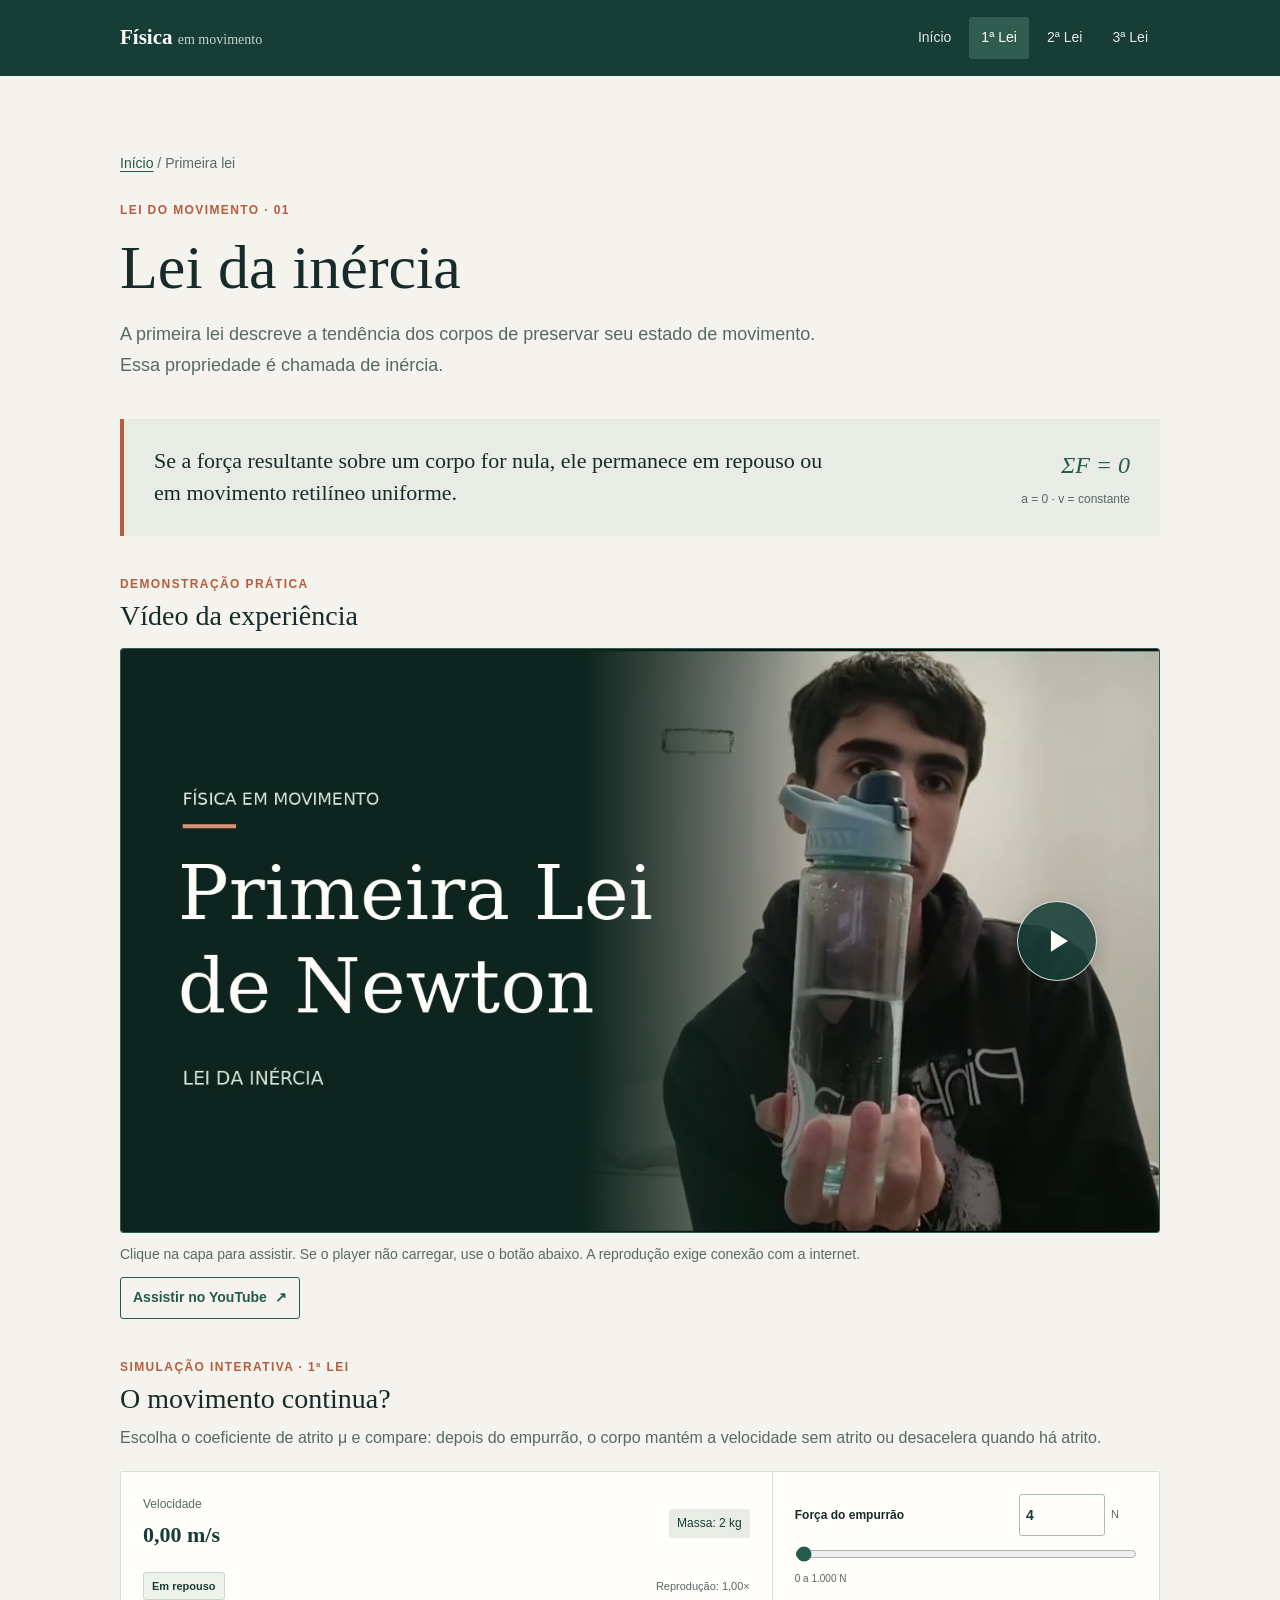
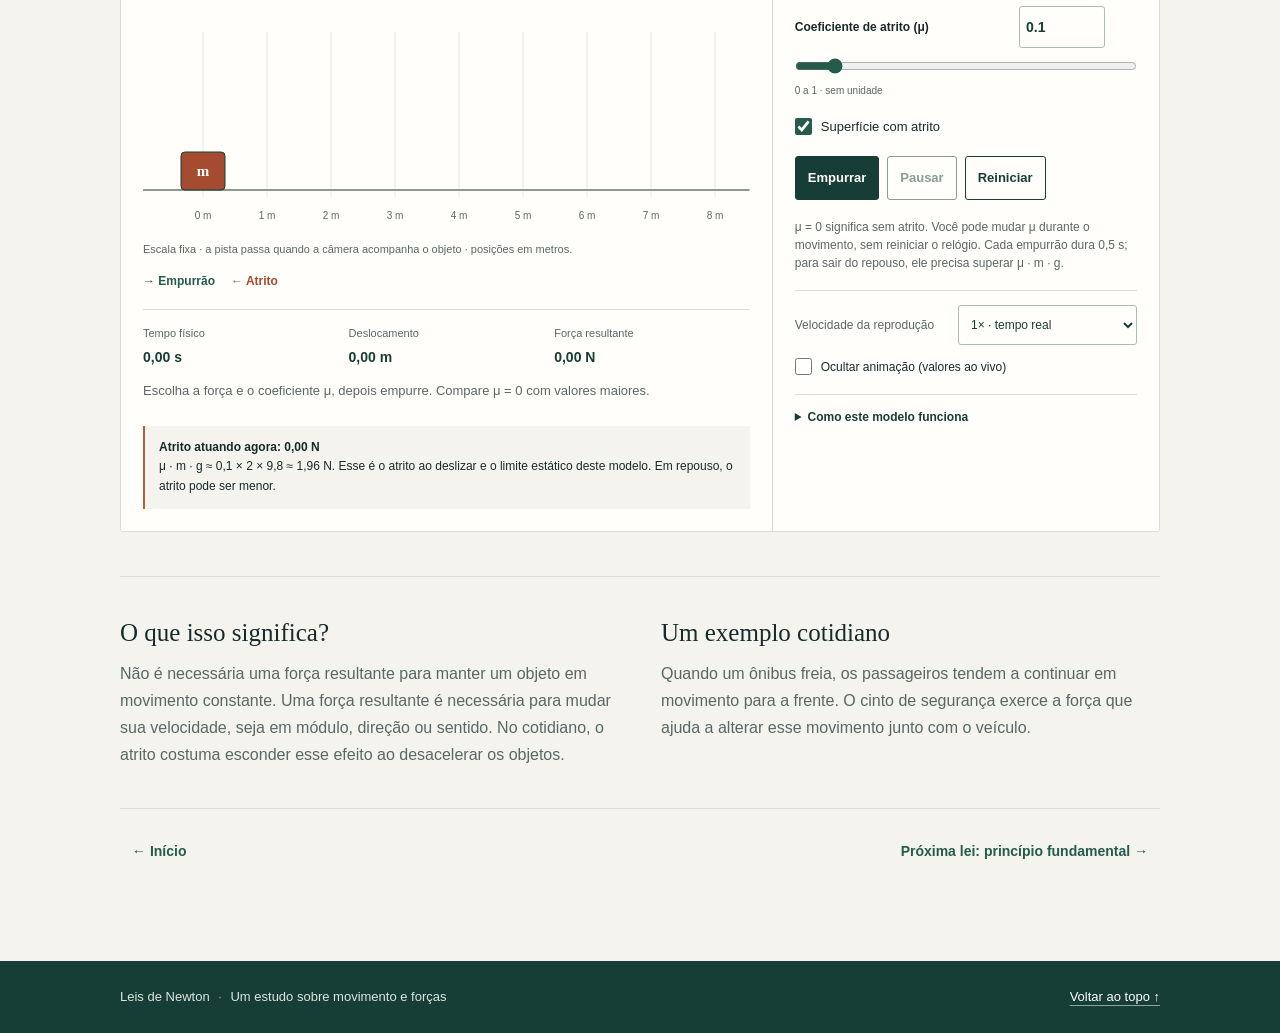
<file: lei1.html>
<!DOCTYPE html>
<html lang="pt-BR">
<head>
    <meta charset="UTF-8">
    <meta name="viewport" content="width=device-width, initial-scale=1.0">
    <meta name="description" content="Conheça a primeira lei de Newton, o princípio da inércia.">
    <title>Primeira Lei: Inércia | Física em movimento</title>
    <link rel="stylesheet" href="style.css">
</head>
<body>
    <header class="site-header">
        <div class="header-inner">
            <a href="index.html" class="logo">Física <span>em movimento</span></a>
            <nav aria-label="Navegação principal">
                <ul>
                    <li><a href="index.html">Início</a></li>
                    <li><a href="lei1.html" aria-current="page">1ª Lei</a></li>
                    <li><a href="lei2.html">2ª Lei</a></li>
                    <li><a href="lei3.html">3ª Lei</a></li>
                </ul>
            </nav>
        </div>
    </header>
    <main class="container law-main">
        <p class="breadcrumb"><a href="index.html">Início</a> / Primeira lei</p>
        <section class="law-heading">
            <p class="eyebrow">Lei do movimento · 01</p>
            <h1>Lei da inércia</h1>
            <p>A primeira lei descreve a tendência dos corpos de preservar seu estado de movimento. Essa propriedade é chamada de inércia.</p>
        </section>
        <section class="law-statement" aria-label="Enunciado da primeira lei">
            <p>Se a força resultante sobre um corpo for nula, ele permanece em repouso ou em movimento retilíneo uniforme.</p>
            <div class="formula-stack">
                <span class="formula">ΣF = 0</span>
                <span class="formula-secondary">a = 0 · v = constante</span>
            </div>
        </section>
        <section class="experiment-section" aria-labelledby="video-title">
            <div class="experiment-heading">
                <p class="eyebrow">Demonstração prática</p>
                <h2 id="video-title">Vídeo da experiência</h2>
            </div>
            <!-- Capa personalizada somente neste site. Para trocar o vídeo,
                 atualize data-youtube-embed e os dois links /watch?v=ID. -->
            <a class="youtube-cover"
               href="https://www.youtube.com/watch?v=csV9HwhSFjE"
               target="_blank"
               rel="noopener noreferrer"
               data-youtube-cover
               data-youtube-embed="https://www.youtube-nocookie.com/embed/csV9HwhSFjE?playsinline=1"
               aria-label="Reproduzir vídeo: Primeira Lei de Newton">
                <img src="img/capa-primeira-lei.jpg"
                     width="1280" height="720"
                     alt="" decoding="async"
                     style="display: block; width: 100%; height: auto;">
                <span class="youtube-cover-play" aria-hidden="true">
                    <svg viewBox="0 0 24 24" focusable="false"><path d="M8 4.8v14.4L19.4 12z" fill="currentColor"/></svg>
                </span>
            </a>
            <p class="video-hint">Clique na capa para assistir. Se o player não carregar, use o botão abaixo. A reprodução exige conexão com a internet.</p>
            <p class="video-hint">
                <a class="text-link"
                   href="https://www.youtube.com/watch?v=csV9HwhSFjE"
                   target="_blank"
                   rel="noopener noreferrer"
                   aria-label="Assistir no YouTube — primeira lei de Newton (abre em nova aba)"
                   style="display: inline-block; padding: 8px 12px; border: 1px solid currentColor; border-radius: 3px; text-decoration: none;">
                    Assistir no YouTube <span aria-hidden="true">↗</span>
                </a>
            </p>
        </section>
        <section class="simulation-section" data-simulation="inertia" aria-labelledby="simulation-title">
            <div class="simulation-heading">
                <p class="eyebrow">Simulação interativa</p>
                <h2 id="simulation-title">O movimento continua?</h2>
                <p>Dê um empurrão e compare o movimento com e sem atrito.</p>
            </div>
            <div class="simulation-layout">
                <div class="simulation-scene">
                    <div class="scene-readout">
                        <div>
                            <span class="readout-label">Velocidade</span>
                            <output class="readout-value" data-output="speed">0,0 m/s</output>
                        </div>
                        <span class="scene-tag">Objeto de 2 kg</span>
                    </div>
                    <div class="sim-track" data-role="track" aria-label="Pista de movimento">
                        <div class="sim-object inertia-object" data-role="object" aria-hidden="true">m</div>
                    </div>
                    <p class="scene-message" data-output="message" aria-live="polite">Objeto em repouso. Escolha o atrito e empurre.</p>
                </div>
                <div class="simulation-controls">
                    <div class="range-control">
                        <div class="range-heading">
                            <label for="inertia-force">Força do empurrão</label>
                            <output data-value="force" for="inertia-force">4 N</output>
                        </div>
                        <input id="inertia-force" type="range" min="2" max="10" step="2" value="4" data-control="force">
                    </div>
                    <label class="check-control">
                        <input type="checkbox" data-control="friction" checked>
                        <span>Superfície com atrito</span>
                    </label>
                    <div class="simulation-buttons">
                        <button type="button" data-action="push">Empurrar</button>
                        <button type="button" class="button-secondary" data-action="reset">Reiniciar</button>
                    </div>
                    <p class="control-hint">O empurrão dura 0,5 s. Com atrito desligado, o objeto mantém a velocidade.</p>
                </div>
            </div>
        </section>
        <section class="law-details">
            <div>
                <h2>O que isso significa?</h2>
                <p>Não é necessária uma força resultante para manter um objeto em movimento constante. Uma força resultante é necessária para mudar sua velocidade, seja em módulo, direção ou sentido. No cotidiano, o atrito costuma esconder esse efeito ao desacelerar os objetos.</p>
            </div>
            <div>
                <h2>Um exemplo cotidiano</h2>
                <p>Quando um ônibus freia, os passageiros tendem a continuar em movimento para a frente. O cinto de segurança exerce a força que ajuda a alterar esse movimento junto com o veículo.</p>
            </div>
        </section>
        <nav class="law-pagination" aria-label="Navegação entre as leis">
            <a href="index.html">← Início</a>
            <a href="lei2.html">Próxima lei: princípio fundamental →</a>
        </nav>
    </main>
    <footer class="site-footer">
        <div class="footer-inner">
            <p>Leis de Newton <span>·</span> Um estudo sobre movimento e forças</p>
            <a href="#">Voltar ao topo ↑</a>
        </div>
    </footer>
    <script>
        // O player só é criado depois de um clique na capa. Sem JavaScript,
        // a própria capa continua funcionando como link direto para o vídeo.
        (() => {
            const cover = document.querySelector("[data-youtube-cover]");
            if (!cover) return;
            cover.addEventListener("click", (event) => {
                if (event.button !== 0 || event.ctrlKey || event.metaKey || event.shiftKey || event.altKey) return;
                event.preventDefault();
                const url = new URL(cover.dataset.youtubeEmbed);
                url.searchParams.set("autoplay", "1");
                const player = document.createElement("iframe");
                player.className = "experiment-video";
                player.width = "1280";
                player.height = "720";
                player.style.cssText = "width: 100%; height: auto; aspect-ratio: 16 / 9;";
                player.title = "Vídeo da experiência: Primeira Lei de Newton";
                player.referrerPolicy = "strict-origin-when-cross-origin";
                player.allow = "autoplay; encrypted-media; picture-in-picture; web-share";
                player.allowFullscreen = true;
                player.src = url.toString();
                cover.replaceWith(player);
                player.focus({ preventScroll: true });
            });
        })();
    </script>
    <script src="simulations.js" defer></script>
</body>
</html>
</file>
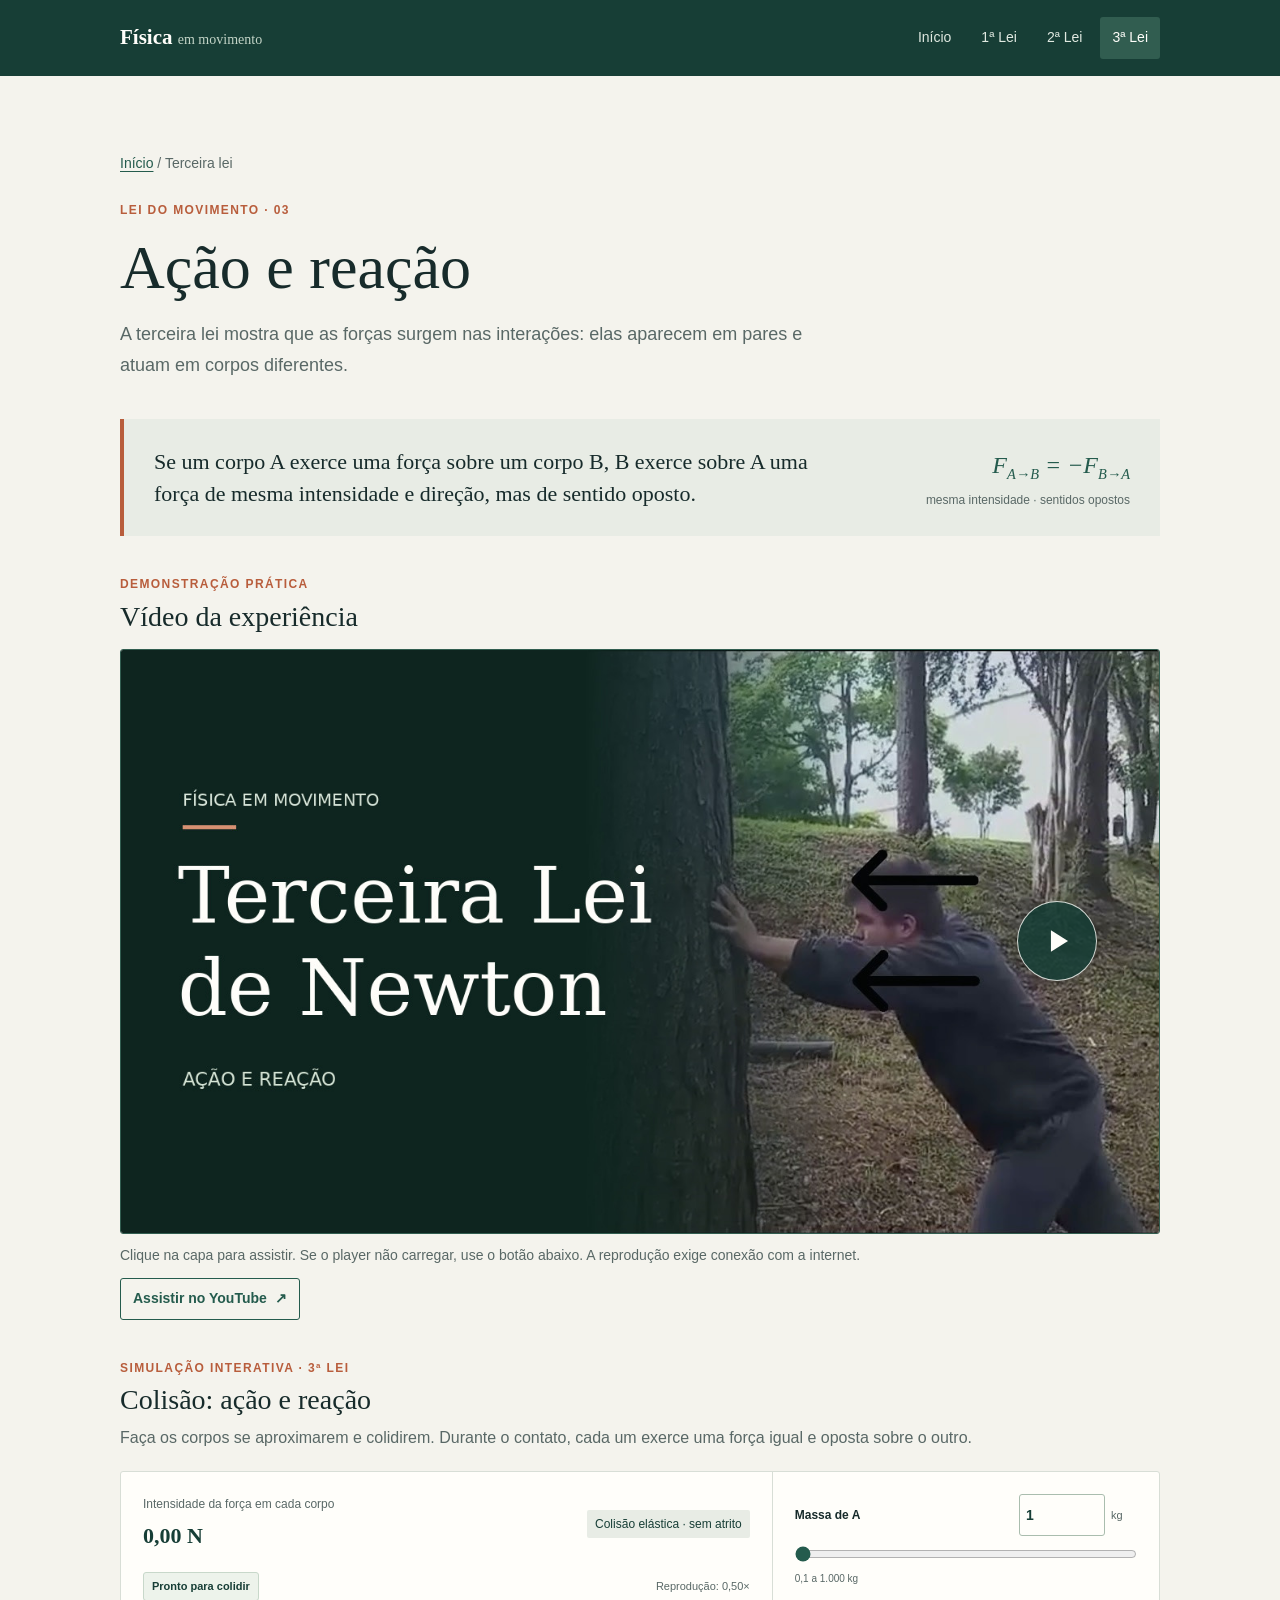
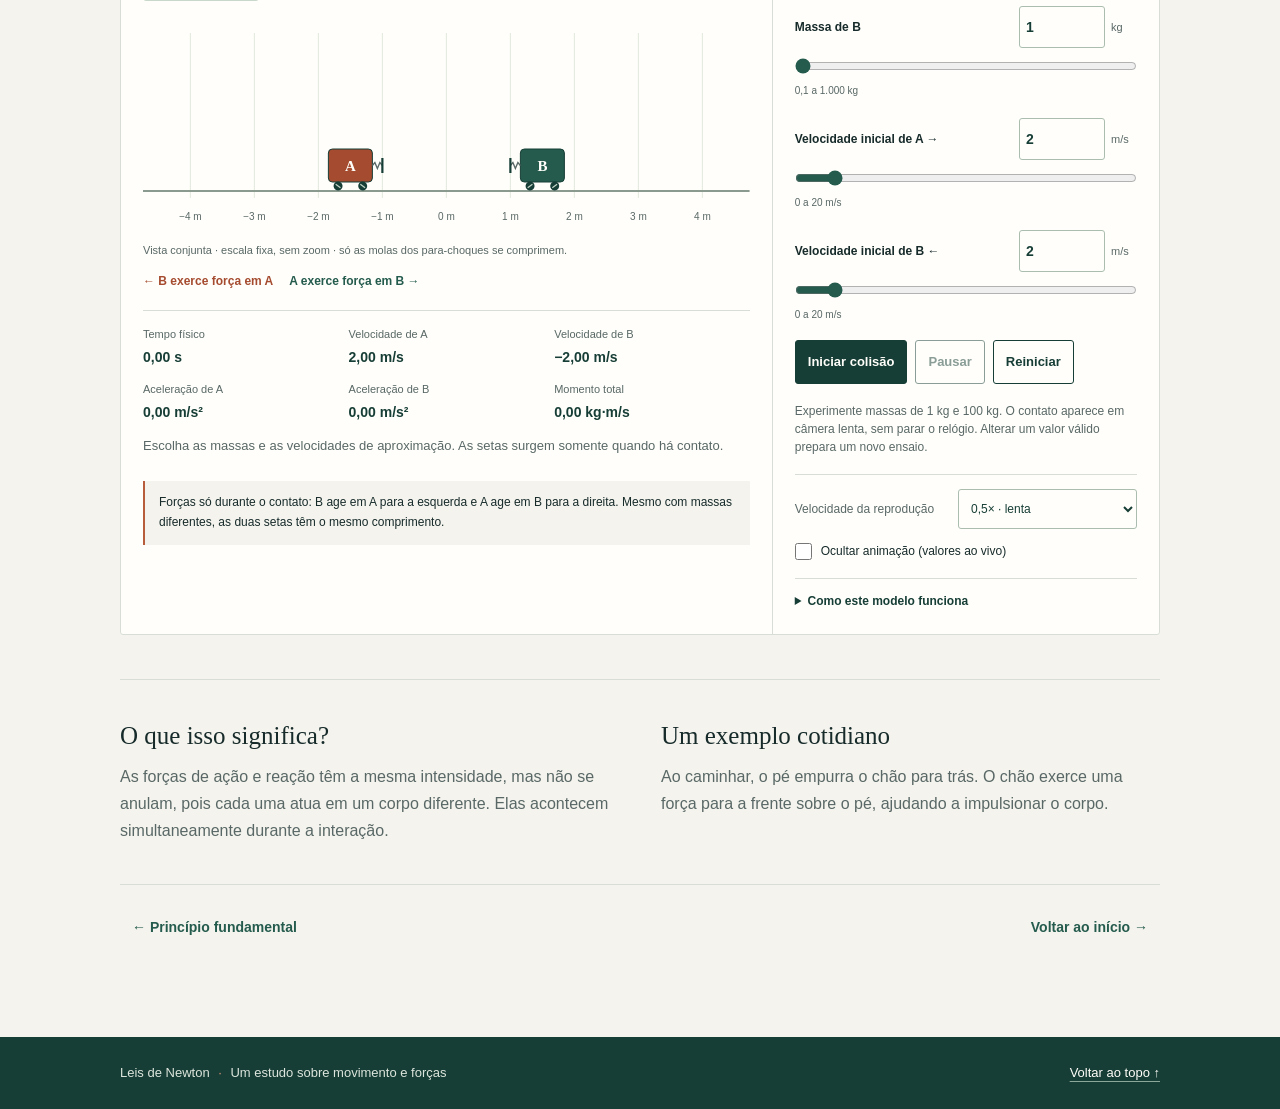
<file: lei3.html>
<!DOCTYPE html>
<html lang="pt-BR">
<head>
    <meta charset="UTF-8">
    <meta name="viewport" content="width=device-width, initial-scale=1.0">
    <meta name="description" content="Conheça a terceira lei de Newton, o princípio da ação e reação.">
    <title>Terceira Lei: Ação e Reação | Física em movimento</title>
    <link rel="stylesheet" href="style.css">
</head>
<body>
    <header class="site-header">
        <div class="header-inner">
            <a href="index.html" class="logo">Física <span>em movimento</span></a>
            <nav aria-label="Navegação principal">
                <ul>
                    <li><a href="index.html">Início</a></li>
                    <li><a href="lei1.html">1ª Lei</a></li>
                    <li><a href="lei2.html">2ª Lei</a></li>
                    <li><a href="lei3.html" aria-current="page">3ª Lei</a></li>
                </ul>
            </nav>
        </div>
    </header>
    <main class="container law-main">
        <p class="breadcrumb"><a href="index.html">Início</a> / Terceira lei</p>
        <section class="law-heading">
            <p class="eyebrow">Lei do movimento · 03</p>
            <h1>Ação e reação</h1>
            <p>A terceira lei mostra que as forças surgem nas interações: elas aparecem em pares e atuam em corpos diferentes.</p>
        </section>
        <section class="law-statement" aria-label="Enunciado da terceira lei">
            <p>Se um corpo A exerce uma força sobre um corpo B, B exerce sobre A uma força de mesma intensidade e direção, mas de sentido oposto.</p>
            <div class="formula-stack">
                <span class="formula">F<sub>A→B</sub> = −F<sub>B→A</sub></span>
                <span class="formula-secondary">mesma intensidade · sentidos opostos</span>
            </div>
        </section>
        <section class="experiment-section" aria-labelledby="video-title">
            <div class="experiment-heading">
                <p class="eyebrow">Demonstração prática</p>
                <h2 id="video-title">Vídeo da experiência</h2>
            </div>
            <!-- Capa personalizada somente neste site. Para trocar o vídeo,
                 atualize data-youtube-embed e os dois links /watch?v=ID. -->
            <a class="youtube-cover"
               href="https://www.youtube.com/watch?v=PDH7wT69EN0"
               target="_blank"
               rel="noopener noreferrer"
               data-youtube-cover
               data-youtube-embed="https://www.youtube-nocookie.com/embed/PDH7wT69EN0?playsinline=1"
               aria-label="Reproduzir vídeo: Terceira Lei de Newton">
                <img src="img/capa-terceira-lei.jpg"
                     width="1280" height="720"
                     alt="" decoding="async"
                     style="display: block; width: 100%; height: auto;">
                <span class="youtube-cover-play" aria-hidden="true">
                    <svg viewBox="0 0 24 24" focusable="false"><path d="M8 4.8v14.4L19.4 12z" fill="currentColor"/></svg>
                </span>
            </a>
            <p class="video-hint">Clique na capa para assistir. Se o player não carregar, use o botão abaixo. A reprodução exige conexão com a internet.</p>
            <p class="video-hint">
                <a class="text-link"
                   href="https://www.youtube.com/watch?v=PDH7wT69EN0"
                   target="_blank"
                   rel="noopener noreferrer"
                   aria-label="Assistir no YouTube — terceira lei de Newton (abre em nova aba)"
                   style="display: inline-block; padding: 8px 12px; border: 1px solid currentColor; border-radius: 3px; text-decoration: none;">
                    Assistir no YouTube <span aria-hidden="true">↗</span>
                </a>
            </p>
        </section>
        <section class="simulation-section" data-simulation="action-reaction" aria-labelledby="simulation-title">
            <div class="simulation-heading">
                <p class="eyebrow">Simulação interativa</p>
                <h2 id="simulation-title">Forças em pares</h2>
                <p>Altere as massas e observe forças iguais atuando em corpos diferentes.</p>
            </div>
            <div class="simulation-layout">
                <div class="simulation-scene">
                    <div class="scene-readout">
                        <div>
                            <span class="readout-label">Forças da interação</span>
                            <output class="readout-value" data-output="forces" aria-live="polite">10 N e −10 N</output>
                        </div>
                        <span class="scene-tag">mesma intensidade</span>
                    </div>
                    <div class="pair-track" data-role="track" aria-label="Dois corpos interagindo">
                        <div class="pair-half pair-left">
                            <span class="force-direction" aria-hidden="true">← F</span>
                            <div class="sim-object pair-object pair-object-a" data-role="body-a" aria-hidden="true">A</div>
                        </div>
                        <div class="pair-half pair-right">
                            <span class="force-direction" aria-hidden="true">F →</span>
                            <div class="sim-object pair-object pair-object-b" data-role="body-b" aria-hidden="true">B</div>
                        </div>
                    </div>
                    <div class="pair-readouts">
                        <p>Corpo A: <output data-output="acceleration-a">10,0 m/s²</output></p>
                        <p>Corpo B: <output data-output="acceleration-b">10,0 m/s²</output></p>
                    </div>
                    <p class="scene-message" data-output="message" aria-live="polite">As forças têm sentidos opostos e atuam em corpos diferentes.</p>
                </div>
                <div class="simulation-controls">
                    <div class="range-control">
                        <div class="range-heading">
                            <label for="interaction-force">Força da interação</label>
                            <output data-value="force" for="interaction-force">10 N</output>
                        </div>
                        <input id="interaction-force" type="range" min="2" max="10" step="2" value="10" data-control="force">
                    </div>
                    <div class="range-control">
                        <div class="range-heading">
                            <label for="mass-a">Massa do corpo A</label>
                            <output data-value="mass-a" for="mass-a">1 kg</output>
                        </div>
                        <input id="mass-a" type="range" min="1" max="8" step="1" value="1" data-control="mass-a">
                    </div>
                    <div class="range-control">
                        <div class="range-heading">
                            <label for="mass-b">Massa do corpo B</label>
                            <output data-value="mass-b" for="mass-b">1 kg</output>
                        </div>
                        <input id="mass-b" type="range" min="1" max="8" step="1" value="1" data-control="mass-b">
                    </div>
                    <div class="simulation-buttons">
                        <button type="button" data-action="apply">Aplicar interação</button>
                        <button type="button" class="button-secondary" data-action="reset">Reiniciar</button>
                    </div>
                    <p class="control-hint">As acelerações podem ser diferentes porque as massas são diferentes.</p>
                </div>
            </div>
        </section>
        <section class="law-details">
            <div>
                <h2>O que isso significa?</h2>
                <p>As forças de ação e reação têm a mesma intensidade, mas não se anulam, pois cada uma atua em um corpo diferente. Elas acontecem simultaneamente durante a interação.</p>
            </div>
            <div>
                <h2>Um exemplo cotidiano</h2>
                <p>Ao caminhar, o pé empurra o chão para trás. O chão exerce uma força para a frente sobre o pé, ajudando a impulsionar o corpo.</p>
            </div>
        </section>
        <nav class="law-pagination" aria-label="Navegação entre as leis">
            <a href="lei2.html">← Princípio fundamental</a>
            <a href="index.html">Voltar ao início →</a>
        </nav>
    </main>
    <footer class="site-footer">
        <div class="footer-inner">
            <p>Leis de Newton <span>·</span> Um estudo sobre movimento e forças</p>
            <a href="#">Voltar ao topo ↑</a>
        </div>
    </footer>
    <script>
        // O player só é criado depois de um clique na capa. Sem JavaScript,
        // a própria capa continua funcionando como link direto para o vídeo.
        (() => {
            const cover = document.querySelector("[data-youtube-cover]");
            if (!cover) return;
            cover.addEventListener("click", (event) => {
                if (event.button !== 0 || event.ctrlKey || event.metaKey || event.shiftKey || event.altKey) return;
                event.preventDefault();
                const url = new URL(cover.dataset.youtubeEmbed);
                url.searchParams.set("autoplay", "1");
                const player = document.createElement("iframe");
                player.className = "experiment-video";
                player.width = "1280";
                player.height = "720";
                player.style.cssText = "width: 100%; height: auto; aspect-ratio: 16 / 9;";
                player.title = "Vídeo da experiência: Terceira Lei de Newton";
                player.referrerPolicy = "strict-origin-when-cross-origin";
                player.allow = "autoplay; encrypted-media; picture-in-picture; web-share";
                player.allowFullscreen = true;
                player.src = url.toString();
                cover.replaceWith(player);
                player.focus({ preventScroll: true });
            });
        })();
    </script>
    <script src="simulations.js" defer></script>
</body>
</html>
</file>
<file: style.css>
:root {
    color-scheme: light;
    --ink: #172b2b;
    --muted: #596866;
    --paper: #f4f3ed;
    --surface: #fffefa;
    --line: #d8ded6;
    --green: #245b4d;
    --green-dark: #173e36;
    --copper: #b85d3c;
}

* {
    box-sizing: border-box;
    margin: 0;
    padding: 0;
}

html {
    scroll-behavior: smooth;
}

body {
    min-width: 320px;
    background: var(--paper);
    color: var(--ink);
    font-family: "Segoe UI", sans-serif;
    font-size: 16px;
    line-height: 1.7;
}

a {
    color: inherit;
}

.container,
.header-inner,
.footer-inner {
    width: min(100% - 48px, 1040px);
    margin: 0 auto;
}

.site-header {
    position: sticky;
    z-index: 5;
    top: 0;
    background: var(--green-dark);
    color: var(--surface);
}

.header-inner {
    display: flex;
    min-height: 76px;
    align-items: center;
    justify-content: space-between;
    gap: 24px;
}

.logo {
    flex-shrink: 0;
    color: var(--surface);
    font-family: Georgia, serif;
    font-size: 21px;
    font-weight: 700;
    text-decoration: none;
}

.logo span {
    color: #c3d4c7;
    font-size: 14px;
    font-weight: 400;
}

nav ul {
    display: flex;
    flex-wrap: wrap;
    justify-content: flex-end;
    gap: 6px;
    list-style: none;
}

nav a {
    display: block;
    padding: 9px 12px;
    border-radius: 3px;
    color: #e0e9e1;
    font-size: 14px;
    text-decoration: none;
    transition: background-color 160ms ease, color 160ms ease;
}

nav a:hover,
nav a:focus-visible,
nav a[aria-current="page"] {
    background: #315d50;
    color: #fffefa;
}

.home-main,
.law-main {
    padding-top: 76px;
    padding-bottom: 88px;
}

.introduction {
    max-width: 760px;
    padding-bottom: 66px;
}

.eyebrow {
    margin-bottom: 12px;
    color: var(--copper);
    font-size: 12px;
    font-weight: 700;
    letter-spacing: 1.4px;
    text-transform: uppercase;
}

h1,
h2,
h3 {
    font-family: Georgia, "Times New Roman", serif;
    font-weight: 500;
    line-height: 1.15;
}

.introduction h1 {
    max-width: 700px;
    margin-bottom: 22px;
    font-size: clamp(42px, 7vw, 68px);
}

.introduction h1 span {
    color: var(--green);
    font-style: italic;
}

.introduction p:not(.eyebrow) {
    max-width: 690px;
    color: var(--muted);
}

.introduction .lead {
    margin-bottom: 14px;
    color: var(--ink);
    font-size: 19px;
    line-height: 1.6;
}

.laws-section {
    padding: 34px 0 48px;
    border-top: 1px solid var(--line);
}

.section-heading {
    display: flex;
    align-items: baseline;
    justify-content: space-between;
    gap: 20px;
    margin-bottom: 22px;
}

.section-heading .eyebrow {
    margin: 0;
}

.section-heading h2,
.newton-section h2 {
    font-size: 32px;
}

.law-list {
    display: grid;
    grid-template-columns: repeat(3, minmax(0, 1fr));
    border-top: 1px solid var(--line);
    border-bottom: 1px solid var(--line);
}

.law-preview {
    display: grid;
    grid-template-columns: 42px 1fr;
    gap: 12px;
    padding: 23px 20px 24px 0;
}

.law-preview + .law-preview {
    padding-left: 20px;
    border-left: 1px solid var(--line);
}

.law-number {
    color: var(--copper);
    font-family: Georgia, serif;
    font-size: 18px;
}

.law-preview h3 {
    margin-bottom: 9px;
    font-size: 22px;
}

.law-preview p {
    min-height: 108px;
    margin-bottom: 16px;
    color: var(--muted);
    font-size: 14px;
    line-height: 1.6;
}

.text-link {
    color: var(--green);
    font-size: 14px;
    font-weight: 700;
    text-decoration-thickness: 1px;
    text-underline-offset: 4px;
}

.text-link span {
    display: inline-block;
    margin-left: 4px;
    transition: transform 160ms ease;
}

.text-link:hover span {
    transform: translateX(3px);
}

.newton-section {
    display: grid;
    grid-template-columns: 170px minmax(0, 1fr);
    gap: 34px;
    align-items: start;
    padding: 36px 0 0;
}

.newton-portrait {
    width: 150px;
    margin: 0;
}

.newton-portrait img {
    display: block;
    width: 100%;
    aspect-ratio: 4 / 5;
    border: 1px solid var(--line);
    border-radius: 3px;
    object-fit: cover;
    object-position: center top;
}

.newton-portrait figcaption {
    margin-top: 7px;
    color: var(--muted);
    font-size: 11px;
    line-height: 1.4;
}

.newton-portrait figcaption a {
    color: var(--green);
    text-underline-offset: 2px;
}

.newton-section h2 {
    margin-bottom: 16px;
}

.newton-section p:not(.eyebrow) {
    max-width: 720px;
    margin-top: 10px;
    color: var(--muted);
}

.site-footer {
    background: var(--green-dark);
    color: #dce5dd;
}

.footer-inner {
    display: flex;
    min-height: 72px;
    align-items: center;
    justify-content: space-between;
    gap: 20px;
    font-size: 13px;
}

.footer-inner span {
    padding: 0 5px;
    color: #d69072;
}

.footer-inner a {
    color: #fffefa;
    text-decoration-color: #8aa79a;
    text-underline-offset: 4px;
}

.breadcrumb {
    margin-bottom: 24px;
    color: var(--muted);
    font-size: 14px;
}

.breadcrumb a {
    color: var(--green);
    text-underline-offset: 3px;
}

.law-heading {
    max-width: 760px;
    padding-bottom: 38px;
}

.law-heading h1 {
    margin-bottom: 16px;
    font-size: clamp(40px, 7vw, 62px);
}

.law-heading > p:last-child {
    max-width: 700px;
    color: var(--muted);
    font-size: 18px;
}

.law-statement {
    display: grid;
    grid-template-columns: 1fr auto;
    align-items: center;
    gap: 24px;
    margin-bottom: 38px;
    padding: 26px 30px;
    border-left: 4px solid var(--copper);
    background: #e8ece5;
}

.law-statement p {
    max-width: 680px;
    font-family: Georgia, "Times New Roman", serif;
    font-size: 22px;
    line-height: 1.45;
}

.formula {
    color: var(--green);
    font-family: Georgia, "Times New Roman", serif;
    font-size: 24px;
    font-style: italic;
    white-space: nowrap;
}

.formula-stack {
    display: grid;
    justify-items: end;
    gap: 4px;
}

.formula-secondary {
    color: var(--muted);
    font-size: 12px;
    text-align: right;
}

.formula sub {
    font-size: 60%;
}

.experiment-section {
    padding: 0 0 38px;
}

.experiment-heading {
    margin-bottom: 16px;
}

.experiment-heading .eyebrow {
    margin-bottom: 6px;
}

.experiment-heading h2 {
    font-size: 28px;
}

.video-placeholder {
    display: grid;
    min-height: 220px;
    aspect-ratio: 16 / 9;
    align-content: center;
    justify-items: center;
    gap: 12px;
    padding: 24px;
    border: 1px solid #315d50;
    border-radius: 3px;
    background: var(--green-dark);
    color: #e0e9e1;
    text-align: center;
}

.video-placeholder p {
    font-size: 14px;
}

.experiment-video {
    display: block;
    width: 100%;
    aspect-ratio: 16 / 9;
    border: 1px solid #315d50;
    border-radius: 3px;
    background: var(--green-dark);
}

.video-hint {
    margin-top: 10px;
    color: var(--muted);
    font-size: 14px;
}

.video-play {
    display: grid;
    width: 48px;
    aspect-ratio: 1;
    place-items: center;
    border: 1px solid #9ab2a3;
    border-radius: 50%;
}

.video-play::after {
    width: 0;
    height: 0;
    margin-left: 3px;
    border-top: 7px solid transparent;
    border-bottom: 7px solid transparent;
    border-left: 10px solid #e0e9e1;
    content: "";
}

.simulation-section {
    padding: 0 0 44px;
    border-bottom: 1px solid var(--line);
    margin-bottom: 34px;
}

.simulation-heading {
    margin-bottom: 20px;
}

.simulation-heading .eyebrow {
    margin-bottom: 6px;
}

.simulation-heading h2 {
    margin-bottom: 8px;
    font-size: 28px;
}

.simulation-heading > p:last-child {
    color: var(--muted);
}

.simulation-layout {
    display: grid;
    grid-template-columns: minmax(0, 1.35fr) minmax(230px, 0.8fr);
    border: 1px solid var(--line);
    border-radius: 3px;
    background: var(--surface);
}

.simulation-scene,
.simulation-controls {
    min-width: 0;
    padding: 22px;
}

.simulation-scene {
    border-right: 1px solid var(--line);
}

.scene-readout {
    display: flex;
    min-height: 47px;
    align-items: center;
    justify-content: space-between;
    gap: 14px;
    margin-bottom: 24px;
}

.scene-readout > div {
    display: grid;
    gap: 2px;
}

.readout-label {
    color: var(--muted);
    font-size: 12px;
}

.readout-value {
    color: var(--green-dark);
    font-family: Georgia, "Times New Roman", serif;
    font-size: 22px;
    font-weight: 700;
}

.scene-tag {
    padding: 4px 8px;
    border-radius: 2px;
    background: #e8ece5;
    color: var(--green-dark);
    font-size: 12px;
}

.sim-track {
    position: relative;
    height: 88px;
    overflow: hidden;
    border-bottom: 2px solid #8b9a8e;
    background: repeating-linear-gradient(90deg, transparent 0 39px, #e7ebe4 39px 40px);
}

.sim-object {
    display: grid;
    width: 44px;
    height: 38px;
    place-items: center;
    border: 1px solid #173e36;
    border-radius: 3px 3px 1px 1px;
    background: #b85d3c;
    color: #fffefa;
    font-family: Georgia, serif;
    font-size: 16px;
    font-weight: 700;
}

.inertia-object,
.cart-object {
    position: absolute;
    bottom: 0;
    left: 0;
}

.cart-object {
    border-radius: 4px 4px 2px 2px;
    background: var(--green);
}

.scene-message {
    min-height: 44px;
    padding-top: 12px;
    color: var(--muted);
    font-size: 13px;
}

.simulation-controls {
    display: grid;
    align-content: start;
    gap: 18px;
}

.range-control {
    display: grid;
    gap: 8px;
}

.range-heading {
    display: flex;
    justify-content: space-between;
    gap: 8px;
    font-size: 13px;
}

.range-heading label {
    font-weight: 600;
}

.range-heading output {
    color: var(--green);
    font-weight: 700;
    white-space: nowrap;
}

.range-control input[type="range"] {
    width: 100%;
    accent-color: var(--green);
}

.check-control {
    display: flex;
    align-items: center;
    gap: 9px;
    color: var(--ink);
    font-size: 13px;
}

.check-control input {
    width: 17px;
    height: 17px;
    accent-color: var(--green);
}

.simulation-buttons {
    display: flex;
    flex-wrap: wrap;
    gap: 8px;
}

.simulation-buttons button {
    min-height: 40px;
    padding: 8px 12px;
    border: 1px solid var(--green-dark);
    border-radius: 3px;
    background: var(--green-dark);
    color: #fffefa;
    cursor: pointer;
    font: inherit;
    font-size: 13px;
    font-weight: 700;
}

.simulation-buttons button:hover {
    background: var(--green);
}

.simulation-buttons .button-secondary {
    background: transparent;
    color: var(--green-dark);
}

.simulation-buttons .button-secondary:hover {
    background: #e8ece5;
}

.control-hint {
    color: var(--muted);
    font-size: 12px;
    line-height: 1.5;
}

.pair-track {
    display: grid;
    grid-template-columns: 1fr 1fr;
    min-height: 88px;
}

.pair-half {
    position: relative;
    min-width: 0;
    border-bottom: 2px solid #8b9a8e;
    background: repeating-linear-gradient(90deg, transparent 0 39px, #e7ebe4 39px 40px);
}

.pair-half + .pair-half {
    border-left: 1px dashed var(--line);
}

.pair-object {
    position: absolute;
    bottom: 0;
}

.pair-object-a {
    right: 8px;
}

.pair-object-b {
    left: 8px;
    background: var(--green);
}

.force-direction {
    position: absolute;
    top: 7px;
    color: var(--copper);
    font-size: 15px;
    font-weight: 700;
    white-space: nowrap;
}

.pair-left .force-direction {
    right: 9px;
}

.pair-right .force-direction {
    left: 9px;
}

.pair-readouts {
    display: flex;
    flex-wrap: wrap;
    gap: 8px 18px;
    padding-top: 10px;
    color: var(--muted);
    font-size: 12px;
}

.pair-readouts output {
    color: var(--green-dark);
    font-weight: 700;
}

.law-details {
    display: grid;
    grid-template-columns: repeat(2, minmax(0, 1fr));
    gap: 42px;
    padding: 8px 0 40px;
}

.law-details h2 {
    margin-bottom: 12px;
    font-size: 25px;
}

.law-details p,
.law-details li {
    color: var(--muted);
}

.law-details ul {
    padding-left: 20px;
}

.law-details li + li {
    margin-top: 8px;
}

.law-pagination {
    display: flex;
    justify-content: space-between;
    gap: 18px;
    padding-top: 22px;
    border-top: 1px solid var(--line);
}

.law-pagination a {
    color: var(--green);
    font-weight: 700;
    text-decoration-thickness: 1px;
    text-underline-offset: 4px;
}

a:focus-visible {
    outline: 3px solid #d69072;
    outline-offset: 3px;
}

@media (max-width: 720px) {
    .container,
    .header-inner,
    .footer-inner {
        width: min(100% - 36px, 560px);
    }

    .header-inner {
        min-height: auto;
        flex-direction: column;
        align-items: flex-start;
        gap: 8px;
        padding: 14px 0 10px;
    }

    nav ul {
        justify-content: flex-start;
        gap: 2px;
    }

    nav a {
        padding: 7px 9px;
        font-size: 13px;
    }

    .home-main,
    .law-main {
        padding-top: 48px;
        padding-bottom: 58px;
    }

    .introduction {
        padding-bottom: 46px;
    }

    .law-list {
        grid-template-columns: 1fr;
    }

    .law-preview,
    .law-preview + .law-preview {
        padding: 20px 0;
        border-left: 0;
    }

    .law-preview + .law-preview {
        border-top: 1px solid var(--line);
    }

    .law-preview p {
        min-height: 0;
    }

    .newton-section {
        grid-template-columns: 110px minmax(0, 1fr);
        gap: 20px;
    }

    .newton-portrait {
        width: 100px;
    }

    .section-heading {
        display: block;
    }

    .section-heading .eyebrow {
        margin-bottom: 8px;
    }

    .law-statement {
        grid-template-columns: 1fr;
        gap: 14px;
        padding: 21px;
    }

    .formula-stack {
        justify-items: start;
    }

    .formula-secondary {
        text-align: left;
    }

    .law-statement p {
        font-size: 19px;
    }

    .video-placeholder {
        min-height: 180px;
    }

    .law-details {
        grid-template-columns: 1fr;
        gap: 26px;
    }

    .simulation-layout {
        grid-template-columns: 1fr;
    }

    .simulation-scene {
        border-right: 0;
        border-bottom: 1px solid var(--line);
    }

    .simulation-scene,
    .simulation-controls {
        padding: 18px;
    }

    .footer-inner {
        min-height: 78px;
    }
}

@media (max-width: 430px) {
    .footer-inner {
        align-items: flex-start;
        flex-direction: column;
        justify-content: center;
        gap: 4px;
        padding: 14px 0;
    }

    .newton-section {
        grid-template-columns: 1fr;
        gap: 16px;
    }

    .law-pagination {
        flex-direction: column;
    }
}

@media (prefers-reduced-motion: reduce) {
    html {
        scroll-behavior: auto;
    }

    *,
    *::before,
    *::after {
        transition-duration: 0.01ms !important;
    }
}

/* Atualização das simulações: física e vetores, sem alterar o restante do site. */
/* Movimento contínuo, campos numéricos e colisão. Estilos restritos às simulações. */
.physics-ready .scene-readout { flex-wrap: wrap; margin-bottom: 18px; }
.physics-ready .readout-value { font-variant-numeric: tabular-nums; overflow-wrap: anywhere; }
.physics-status-row { display: flex; flex-wrap: wrap; align-items: center; justify-content: space-between; gap: 8px; margin-bottom: 14px; }
.physics-status { padding: 4px 8px; background: #edf3eb; border: 1px solid #c8d8ca; border-radius: 3px; color: var(--green-dark); font-size: 11px; font-weight: 700; }
.physics-status[data-phase="pushing"], .physics-status[data-phase="contact"] { color: #fffefa; background: var(--green); border-color: var(--green); }
.physics-status[data-phase="paused"] { color: #77412b; background: #f6ece2; border-color: #ddc5b4; }
.physics-playback, .physics-camera { color: var(--muted); font-size: 11px; line-height: 1.5; }
.physics-stage { margin: 0; min-width: 0; }
.physics-world { display: block; width: 100%; height: 222px; overflow: hidden; }
.physics-camera { margin-top: 5px; }
.physics-grid line { stroke: #e3e9df; stroke-width: 1; }
.physics-grid text { fill: #596866; font-family: "Segoe UI", sans-serif; font-size: 10px; }
.physics-ground { stroke: #8b9a8e; stroke-width: 2; }
.physics-body-label { font: bold 15px Georgia, serif; }
.physics-vector-label { font: 700 11px "Segoe UI", sans-serif; }
.physics-vector-guide { stroke: #b7c4b8; stroke-width: 1; stroke-dasharray: 3 4; }
.physics-legend { display: flex; flex-wrap: wrap; gap: 5px 16px; margin-top: 13px; font-size: 12px; font-weight: 600; }
.physics-key-green { color: var(--green); }
.physics-key-copper { color: #a54b2f; }
.physics-metrics { display: grid; grid-template-columns: repeat(3, minmax(0, 1fr)); gap: 14px 10px; border-top: 1px solid var(--line); margin: 18px 0 0; padding-top: 16px; }
.physics-metric { min-width: 0; }
.physics-metric dt { color: var(--muted); font-size: 11px; line-height: 1.4; }
.physics-metric dd { color: var(--green-dark); font-size: 14px; font-weight: 700; font-variant-numeric: tabular-nums; margin: 5px 0 0; line-height: 1.5; overflow-wrap: anywhere; }
.physics-summary { border-left: 2px solid #b85d3c; background: #f4f3ed; margin-top: 14px; padding: 12px 14px; font-size: 12px; line-height: 1.65; color: var(--ink); }
.physics-fields { display: grid; gap: 20px; min-width: 0; }
.physics-number-control { gap: 4px; min-width: 0; }
.physics-number-control .range-heading { align-items: center; }
.physics-number-control .range-heading label { min-width: 0; font-size: 12px; line-height: 1.5; }
.physics-number-wrap { display: flex; align-items: center; gap: 6px; flex: 0 0 118px; min-width: 0; }
.physics-number-wrap input[type="number"] { width: 86px; min-width: 0; min-height: 42px; padding: 8px 6px; border: 1px solid #aabdae; border-radius: 3px; background: #fffefa; color: var(--green-dark); font: 700 14px "Segoe UI", sans-serif; }
.physics-number-wrap > span { color: var(--muted); font-size: 11px; white-space: nowrap; }
.physics-ready input[aria-invalid="true"] { border-color: #a54128; background: #fff6ed; }
.physics-ready .range-control input[type="range"] { min-height: 28px; }
.physics-limit { margin: 0; color: var(--muted); font-size: 10px; line-height: 1.4; }
.physics-error { color: #943e26; margin: 4px 0 0; font-size: 12px; line-height: 1.5; }
.physics-extra:empty { display: none; }
.physics-view-controls { display: grid; gap: 13px; padding-top: 14px; border-top: 1px solid var(--line); }
.physics-rate-label { display: flex; flex-wrap: wrap; align-items: center; justify-content: space-between; gap: 8px; color: var(--muted); font-size: 12px; }
.physics-rate-label select { max-width: 100%; min-height: 40px; background: #fffefa; color: var(--green-dark); border: 1px solid #aabdae; border-radius: 3px; padding: 6px 8px; font: inherit; }
.physics-view-controls .check-control { font-size: 12px; line-height: 1.5; }
.physics-view-controls input[type="checkbox"] { flex-shrink: 0; }
.physics-model { border-top: 1px solid var(--line); padding-top: 13px; color: var(--muted); font-size: 12px; line-height: 1.65; }
.physics-model summary { color: var(--green-dark); font-weight: 700; cursor: pointer; }
.physics-model p { margin-top: 10px; }
.physics-ready .simulation-buttons button { min-height: 44px; }
.physics-ready .simulation-buttons button:disabled { opacity: 0.5; cursor: not-allowed; }
.physics-ready button:focus-visible, .physics-ready input:focus-visible, .physics-ready select:focus-visible, .physics-ready summary:focus-visible { outline: 3px solid #b85d3c; outline-offset: 3px; }
.physics-ready [hidden] { display: none !important; }
@media (max-width: 430px) {
    .physics-ready .simulation-scene, .physics-ready .simulation-controls { padding: 16px; }
    .physics-metric dd { font-size: 12px; }
    .physics-metric dt { font-size: 10px; }
    .physics-ready .readout-value { font-size: 21px; }
    .physics-metrics { gap: 14px 8px; }
}

/* Mantém os espaços de vídeo existentes dentro da largura de telas pequenas. */
.video-placeholder { width: 100%; min-width: 0; }

/* Duas vistas independentes após a colisão: sem zoom nem mudança de tamanho. */
.physics-split-divider rect { fill: var(--surface); }
.physics-view-label { fill: var(--muted); font: 600 11px "Segoe UI", sans-serif; }
.physics-rate-label select { min-width: 0; }

/* Capa da primeira lei: abre o vídeo somente após o clique. */
.youtube-cover {
    position: relative;
    display: block;
    width: 100%;
    aspect-ratio: 16 / 9;
    overflow: hidden;
    border: 1px solid #315d50;
    border-radius: 3px;
    background: var(--green-dark);
    color: var(--surface);
    text-decoration: none;
    cursor: pointer;
}
.youtube-cover img { display: block; width: 100%; height: auto; }
.youtube-cover-play {
    position: absolute;
    top: 50%;
    right: 6%;
    display: grid;
    place-items: center;
    width: clamp(46px, 7vw, 80px);
    aspect-ratio: 1;
    transform: translateY(-50%);
    border: 1px solid rgba(255, 254, 250, 0.8);
    border-radius: 50%;
    background: rgba(23, 62, 54, 0.86);
    box-shadow: 0 4px 18px rgba(0, 0, 0, 0.15);
    transition: background-color 160ms ease;
}
.youtube-cover-play svg { width: 46%; height: 46%; }
.youtube-cover:hover .youtube-cover-play,
.youtube-cover:focus-visible .youtube-cover-play { background: #b85d3c; }
.youtube-cover:focus-visible { outline: 3px solid #b85d3c; outline-offset: 4px; }

/* Página inicial: dois exemplos visuais, sem alterar as páginas das leis. */
.home-examples {
    padding: 34px 0 48px;
    border-top: 1px solid var(--line);
}
.home-examples .section-heading { margin-bottom: 14px; }
.home-examples .eyebrow { color: #9f4c30; }
.home-examples-intro {
    max-width: 720px;
    margin-bottom: 26px;
    color: var(--muted);
    font-size: 16px;
}
.home-examples-grid {
    display: grid;
    grid-template-columns: repeat(2, minmax(0, 1fr));
    gap: 24px;
}
.home-example {
    display: flex;
    min-width: 0;
    flex-direction: column;
    overflow: hidden;
    border: 1px solid var(--line);
    border-radius: 3px;
    background: var(--surface);
}
.home-example-photo { margin: 0; }
.home-example-photo img {
    display: block;
    width: 100%;
    height: auto;
    aspect-ratio: 16 / 9;
    object-fit: cover;
}
.home-example-photo figcaption {
    padding: 8px 22px 0;
    color: var(--muted);
    font-size: 11px;
    line-height: 1.5;
}
.home-example-photo figcaption a {
    text-underline-offset: 2px;
    text-decoration-color: #9cac9f;
}
.home-example-content {
    display: flex;
    flex: 1;
    flex-direction: column;
    align-items: flex-start;
    padding: 22px 24px 18px;
}
.home-example-content .eyebrow {
    margin-bottom: 10px;
    font-size: 11px;
    letter-spacing: 1.1px;
}
.home-example-content h3 {
    margin-bottom: 14px;
    font-size: 28px;
}
.home-example-description {
    margin-bottom: 16px;
    color: var(--muted);
    font-size: 15px;
    line-height: 1.7;
}
.home-example-content .text-link {
    display: inline-flex;
    min-height: 44px;
    align-items: center;
    margin-top: auto;
}
@media (max-width: 720px) {
    .home-examples-grid { grid-template-columns: 1fr; }
    .home-examples-intro { font-size: 15px; }
    .home-example-content { padding: 20px 20px 16px; }
    .home-example-photo figcaption { padding-right: 20px; padding-left: 20px; }
    .home-example-content h3 { min-height: 0; font-size: 26px; }
}

/* Página inicial: dúvidas comuns, autoria e referências. */
.home-faq {
    margin-top: 60px;
    padding: 34px 0 48px;
    border-top: 1px solid var(--line);
}
.home-faq,
.home-project { scroll-margin-top: 108px; }
.home-faq .eyebrow,
.home-project .eyebrow { color: #9f4c30; }
.home-faq .section-heading { margin-bottom: 14px; }
.home-faq-intro {
    margin-bottom: 24px;
    color: var(--muted);
    font-size: 15px;
}
.home-faq-list { display: grid; gap: 10px; }
.home-faq-item {
    min-width: 0;
    border: 1px solid var(--line);
    border-radius: 3px;
    background: var(--surface);
}
.home-faq-item[open] { border-color: #a9bfae; }
.home-faq-item summary {
    display: flex;
    min-height: 66px;
    align-items: center;
    justify-content: space-between;
    gap: 20px;
    padding: 18px 22px;
    color: var(--green-dark);
    font-size: 16px;
    font-weight: 600;
    line-height: 1.5;
    list-style: none;
    cursor: pointer;
}
.home-faq-item summary::-webkit-details-marker { display: none; }
.home-faq-item summary::marker { content: ""; }
.home-faq-item summary:hover { background: #f0f4ed; }
.home-faq-item summary:focus-visible {
    outline: 3px solid #b85d3c;
    outline-offset: 3px;
}
.home-faq-symbol {
    display: grid;
    width: 26px;
    height: 26px;
    flex: 0 0 26px;
    place-items: center;
    color: var(--green);
    font-size: 24px;
    font-weight: 400;
    line-height: 1;
}
.home-faq-symbol::before { content: "+"; }
.home-faq-item[open] .home-faq-symbol::before { content: "−"; }
.home-faq-answer {
    max-width: 870px;
    padding: 0 22px 14px;
    color: var(--muted);
    font-size: 15px;
    line-height: 1.75;
}
.home-faq-answer p + p { margin-top: 10px; }
.home-faq-answer strong { color: var(--ink); font-weight: 600; }
.home-faq-equation { white-space: nowrap; }
.home-faq-answer .text-link {
    display: inline-flex;
    min-height: 44px;
    align-items: center;
    margin-top: 8px;
}
.home-faq-answer a:focus-visible,
.home-project-references a:focus-visible {
    outline: 3px solid #b85d3c;
    outline-offset: 4px;
}
.home-project {
    padding-top: 34px;
    border-top: 1px solid var(--line);
}
.home-project .section-heading { margin-bottom: 28px; }
.home-project-grid {
    display: grid;
    grid-template-columns: minmax(0, 1.05fr) minmax(0, 1fr);
    gap: 42px;
}
.home-project-info,
.home-project-reading { min-width: 0; }
.home-project h3 {
    margin-bottom: 12px;
    font-size: 23px;
}
.home-project-info > p,
.home-project-reading-intro {
    color: var(--muted);
    font-size: 15px;
    line-height: 1.75;
}
.home-project h3.home-project-team-title {
    margin-top: 25px;
    margin-bottom: 10px;
    color: var(--green-dark);
    font-family: "Segoe UI", sans-serif;
    font-size: 13px;
    font-weight: 700;
    letter-spacing: 1px;
    text-transform: uppercase;
}
.home-project-authors {
    display: grid;
    gap: 4px;
    padding-left: 17px;
    color: var(--ink);
    font-size: 15px;
}
.home-project-authors li::marker { color: var(--green); }
.home-project-reading {
    padding-left: 32px;
    border-left: 1px solid var(--line);
}
.home-project-reading-intro { margin-bottom: 8px; font-size: 13px; }
.home-project-references { list-style: none; }
.home-project-references li { padding: 13px 0; }
.home-project-references li + li { border-top: 1px solid var(--line); }
.home-project-references a {
    color: var(--green);
    font-size: 15px;
    font-weight: 700;
    line-height: 1.5;
    text-decoration-thickness: 1px;
    text-underline-offset: 4px;
    overflow-wrap: anywhere;
}
.home-project-references a > span[aria-hidden] { margin-left: 4px; }
.home-project-references p {
    margin-top: 6px;
    color: var(--muted);
    font-size: 12px;
    line-height: 1.6;
}
@media (max-width: 720px) {
    .home-faq { margin-top: 42px; padding-bottom: 36px; }
    .home-faq,
    .home-project { scroll-margin-top: 140px; }
    .home-faq-item summary { gap: 14px; padding: 17px 18px; }
    .home-faq-answer { padding: 0 18px 12px; }
    .home-project-grid { grid-template-columns: 1fr; gap: 28px; }
    .home-project-reading {
        padding: 26px 0 0;
        border-left: 0;
        border-top: 1px solid var(--line);
    }
}

/* Resumo das leis em tabela HTML: dados comparáveis, sem depender de JavaScript. */
.laws-table-hint {
    display: none;
    margin: -4px 0 14px;
    color: var(--muted);
    font-size: 12px;
    line-height: 1.6;
}
.laws-table-scroll {
    max-width: 100%;
    overflow-x: auto;
    border: 1px solid var(--line);
    border-radius: 3px;
    background: var(--surface);
    overscroll-behavior-x: contain;
    -webkit-overflow-scrolling: touch;
}
.laws-table-scroll:focus-visible,
.laws-table-link:focus-visible {
    outline: 3px solid #b85d3c;
    outline-offset: 3px;
}
.laws-comparison {
    width: 100%;
    min-width: 800px;
    border-collapse: collapse;
    table-layout: fixed;
    color: var(--muted);
    font-size: 14px;
    line-height: 1.6;
}
.laws-comparison caption {
    padding: 12px 16px;
    color: var(--green-dark);
    font-size: 13px;
    font-weight: 600;
    text-align: left;
}
.laws-col-name { width: 20%; }
.laws-col-idea { width: 30%; }
.laws-col-math { width: 22%; }
.laws-col-example { width: 28%; }
.laws-comparison th,
.laws-comparison td {
    padding: 16px;
    vertical-align: top;
    text-align: left;
}
.laws-comparison thead th {
    padding: 13px 16px;
    background: var(--green-dark);
    color: var(--surface);
    font-size: 13px;
    font-weight: 700;
}
.laws-comparison thead th + th { border-left: 1px solid #41685d; }
.laws-comparison tbody th,
.laws-comparison tbody td { border-top: 1px solid var(--line); }
.laws-comparison tbody td { border-left: 1px solid var(--line); }
.laws-comparison tbody th { background: #eef3ed; font-weight: 400; }
.laws-comparison tbody tr:nth-child(even) td { background: #f7f8f2; }
.laws-table-link {
    display: block;
    min-height: 44px;
    padding: 3px 0;
    color: var(--green);
    text-decoration: none;
}
.laws-table-number {
    display: block;
    margin-bottom: 5px;
    color: #9f4c30;
    font-size: 11px;
    font-weight: 700;
    letter-spacing: 0.8px;
    text-transform: uppercase;
}
.laws-table-name {
    display: block;
    font-family: Georgia, "Times New Roman", serif;
    font-size: 20px;
    line-height: 1.25;
    text-decoration: underline;
    text-decoration-thickness: 1px;
    text-underline-offset: 4px;
}
.laws-table-link:hover .laws-table-name { color: var(--green-dark); }
.laws-comparison .laws-math-heading,
.laws-comparison .laws-math-cell { text-align: center; }
.laws-comparison .laws-math-cell { vertical-align: middle; }
.laws-equation {
    display: block;
    color: var(--green-dark);
    font-family: Georgia, "Times New Roman", serif;
    font-size: 19px;
    line-height: 1.5;
    white-space: nowrap;
}
.laws-equation sub { font-size: 65%; }
.laws-equation-detail {
    display: block;
    margin-top: 5px;
    color: var(--muted);
    font-size: 12px;
}
.laws-table-note {
    margin-top: 13px;
    color: var(--muted);
    font-size: 12px;
    line-height: 1.7;
}
@media (max-width: 850px) {
    .laws-table-hint { display: block; }
}
/* Dúvidas comuns (página inicial): figura interativa dentro de cada resposta. */
.faq-figure {
    margin: 14px 0 4px;
    padding: 14px 14px 10px;
    border: 1px solid var(--line);
    border-radius: 3px;
    background: #fbfaf5;
}
.faq-figure svg {
    display: block;
    width: 100%;
    max-width: 440px;
    height: auto;
    margin: 0 auto;
}
.faq-figure figcaption {
    max-width: 460px;
    margin: 10px auto 2px;
    color: var(--muted);
    font-size: 12px;
    line-height: 1.6;
    text-align: center;
}

/* Animações suaves das figuras das dúvidas comuns. */
.faq-arrow-up {
    animation: faq-arrow-pulse-up 2.4s ease-in-out infinite alternate;
}
.faq-arrow-down {
    animation: faq-arrow-pulse-down 2.4s ease-in-out infinite alternate;
}
@keyframes faq-arrow-pulse-up {
    from { transform: translateY(3px); }
    to { transform: translateY(-4px); }
}
@keyframes faq-arrow-pulse-down {
    from { transform: translateY(-3px); }
    to { transform: translateY(4px); }
}

/* Queda livre comparada Terra x Lua: balanço suave, ritmo diferente. */
.faq-bob-earth {
    animation: faq-bob 1.7s ease-in-out infinite alternate;
}
.faq-bob-moon {
    animation: faq-bob 2.7s ease-in-out infinite alternate;
}
@keyframes faq-bob {
    from { transform: translateY(2px); }
    to { transform: translateY(-5px); }
}

/* Ação e reação: os dois corpos se afastam a partir do contato. */
.faq-push-person {
    animation: faq-push-person 3.6s ease-in-out infinite;
}
.faq-push-cart {
    animation: faq-push-cart 3.6s ease-in-out infinite;
}
.faq-push-forces {
    animation: faq-push-forces 3.6s ease-in-out infinite;
}
@keyframes faq-push-cart {
    0%, 18% { transform: translateX(0); opacity: 1; }
    58% { transform: translateX(74px); opacity: 1; }
    68% { transform: translateX(74px); opacity: 0; }
    74% { transform: translateX(0); opacity: 0; }
    84%, 100% { transform: translateX(0); opacity: 1; }
}
@keyframes faq-push-person {
    0%, 18% { transform: translateX(0); opacity: 1; }
    58% { transform: translateX(-46px); opacity: 1; }
    68% { transform: translateX(-46px); opacity: 0; }
    74% { transform: translateX(0); opacity: 0; }
    84%, 100% { transform: translateX(0); opacity: 1; }
}
@keyframes faq-push-forces {
    0%, 45% { opacity: 1; }
    58%, 100% { opacity: 0; }
}

/* Respeita quem prefere movimento reduzido: figuras ficam estáticas. */
@media (prefers-reduced-motion: reduce) {
    .faq-arrow-up,
    .faq-arrow-down,
    .faq-bob-earth,
    .faq-bob-moon,
    .faq-push-person,
    .faq-push-cart,
    .faq-push-forces {
        animation: none !important;
    }
}
/* Página inicial: quiz interativo “Teste seus conhecimentos”. */
.home-quiz {
    margin-top: 60px;
    padding: 34px 0 48px;
    border-top: 1px solid var(--line);
    scroll-margin-top: 108px;
}
.home-quiz .eyebrow { color: #9f4c30; }
.home-quiz .section-heading { margin-bottom: 14px; }
.home-quiz-intro {
    max-width: 720px;
    margin-bottom: 24px;
    color: var(--muted);
    font-size: 15px;
}
.home-quiz-shell {
    display: grid;
    gap: 22px;
    padding: 26px;
    border: 1px solid var(--line);
    border-radius: 3px;
    background: var(--surface);
}
.home-quiz-progress { display: grid; gap: 8px; }
.home-quiz-progress-label {
    color: var(--muted);
    font-size: 12px;
    font-weight: 600;
    letter-spacing: 0.4px;
}
.home-quiz-progress-track {
    height: 6px;
    overflow: hidden;
    border-radius: 999px;
    background: #e8ece5;
}
.home-quiz-progress-bar {
    width: 0%;
    height: 100%;
    border-radius: inherit;
    background: var(--green);
    transition: width 0.35s ease;
}
.home-quiz-form { display: grid; gap: 20px; }
.home-quiz-question {
    margin: 0;
    padding: 0;
    border: 0;
    min-width: 0;
    display: grid;
    gap: 12px;
}
.home-quiz-question-title {
    display: block;
    padding: 0;
    color: var(--green-dark);
    font-family: Georgia, "Times New Roman", serif;
    font-size: 19px;
    font-weight: 500;
    line-height: 1.45;
}
.home-quiz-number {
    display: inline-grid;
    width: 26px;
    height: 26px;
    margin-right: 10px;
    border-radius: 50%;
    background: #b85d3c;
    color: #fffefa;
    font-family: Georgia, serif;
    font-size: 12px;
    font-weight: 700;
    place-items: center;
    vertical-align: middle;
}
.home-quiz-options { display: grid; gap: 10px; }
.home-quiz-option {
    display: flex;
    gap: 12px;
    align-items: flex-start;
    padding: 12px 14px;
    border: 1px solid var(--line);
    border-radius: 3px;
    background: #fbfaf5;
    color: var(--ink);
    font-size: 15px;
    line-height: 1.55;
    cursor: pointer;
    transition: border-color 160ms ease, background-color 160ms ease;
}
.home-quiz-option:hover { border-color: #a9bfae; background: #f4f6ef; }
.home-quiz-option input {
    width: 18px;
    height: 18px;
    margin: 2px 0 0;
    flex-shrink: 0;
    accent-color: var(--green);
    cursor: pointer;
}
.home-quiz-option input:focus-visible {
    outline: 3px solid #b85d3c;
    outline-offset: 2px;
}
.home-quiz-question[data-locked] .home-quiz-option,
.home-quiz-question[data-locked] .home-quiz-option input { cursor: default; }
.home-quiz-option.is-correct {
    border-color: #245b4d;
    background: #eef3ed;
}
.home-quiz-option.is-wrong {
    border-color: #b85d3c;
    background: #f9ece5;
}
.home-quiz-feedback {
    margin: 0;
    padding: 10px 12px;
    border-left: 3px solid var(--green);
    border-radius: 3px;
    background: #eef3ed;
    color: var(--ink);
    font-size: 13px;
    line-height: 1.6;
}
.home-quiz-feedback.is-wrong {
    border-left-color: var(--copper);
    background: #f9ece5;
}
.home-quiz-feedback-head {
    display: inline-flex;
    align-items: center;
    gap: 6px;
    margin-right: 6px;
    font-weight: 700;
}
.home-quiz-feedback-head--ok { color: var(--green-dark); }
.home-quiz-feedback-head--err { color: #a54b2f; }
.home-quiz-result {
    display: grid;
    gap: 10px;
    justify-items: center;
    padding: 26px 16px 6px;
    border-top: 1px dashed var(--line);
    text-align: center;
}
.home-quiz-result[hidden] { display: none; }
.home-quiz-result-score {
    margin: 0;
    color: var(--green-dark);
    font-family: Georgia, "Times New Roman", serif;
    font-size: 56px;
    font-weight: 500;
    line-height: 1;
}
.home-quiz-result-score small {
    color: var(--muted);
    font-size: 22px;
}
.home-quiz-result-message {
    max-width: 520px;
    margin: 0;
    color: var(--muted);
    font-size: 15px;
    line-height: 1.7;
}
.home-quiz-retake {
    min-height: 44px;
    margin-top: 4px;
    padding: 0 22px;
    border: 1px solid var(--green);
    border-radius: 3px;
    background: transparent;
    color: var(--green-dark);
    font-size: 14px;
    font-weight: 700;
    cursor: pointer;
    transition: background-color 160ms ease, color 160ms ease;
}
.home-quiz-retake:hover { background: var(--green); color: #fffefa; }
.home-quiz-retake:focus-visible {
    outline: 3px solid #b85d3c;
    outline-offset: 3px;
}
@media (max-width: 720px) {
    .home-quiz {
        margin-top: 42px;
        padding-bottom: 36px;
        scroll-margin-top: 140px;
    }
    .home-quiz-shell { padding: 18px; }
    .home-quiz-question-title { font-size: 17px; }
    .home-quiz-result-score { font-size: 44px; }
}
@media (prefers-reduced-motion: reduce) {
    .home-quiz-progress-bar,
    .home-quiz-option,
    .home-quiz-retake { transition: none !important; }
}
</file>
